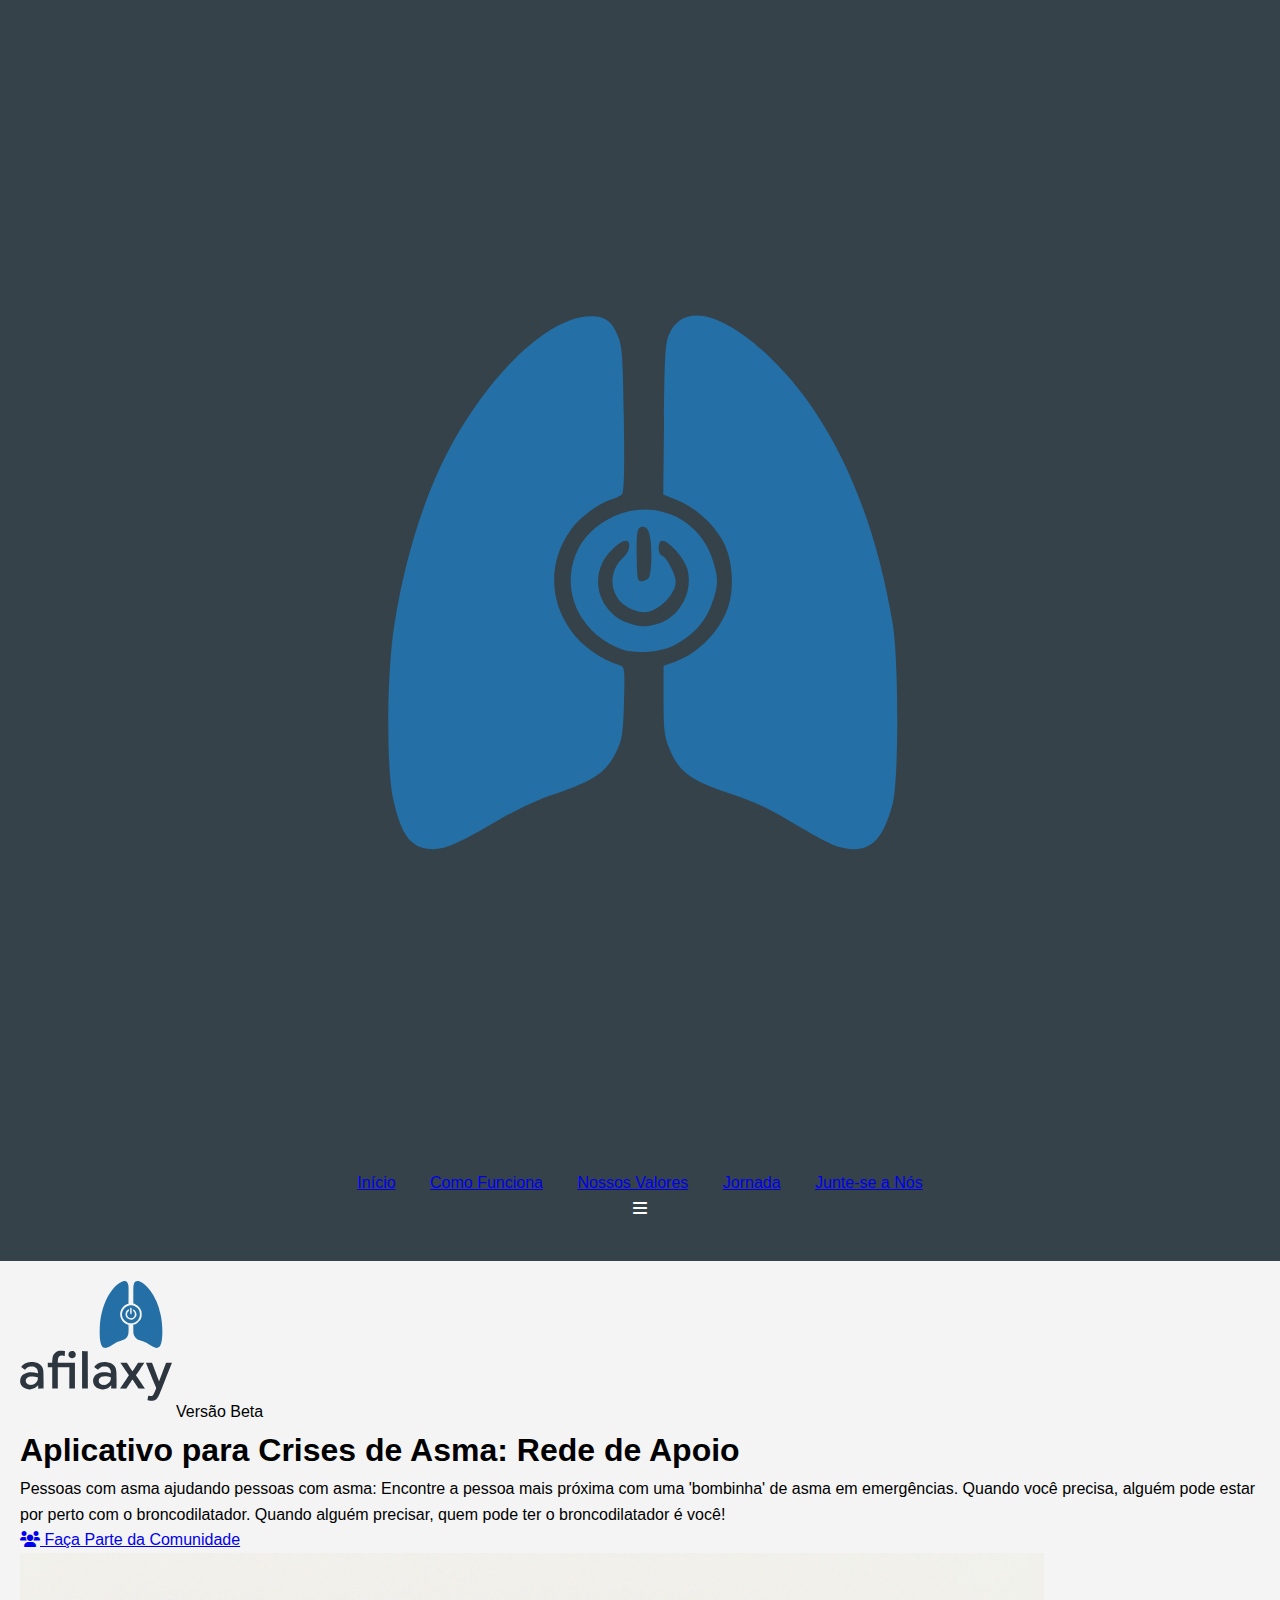
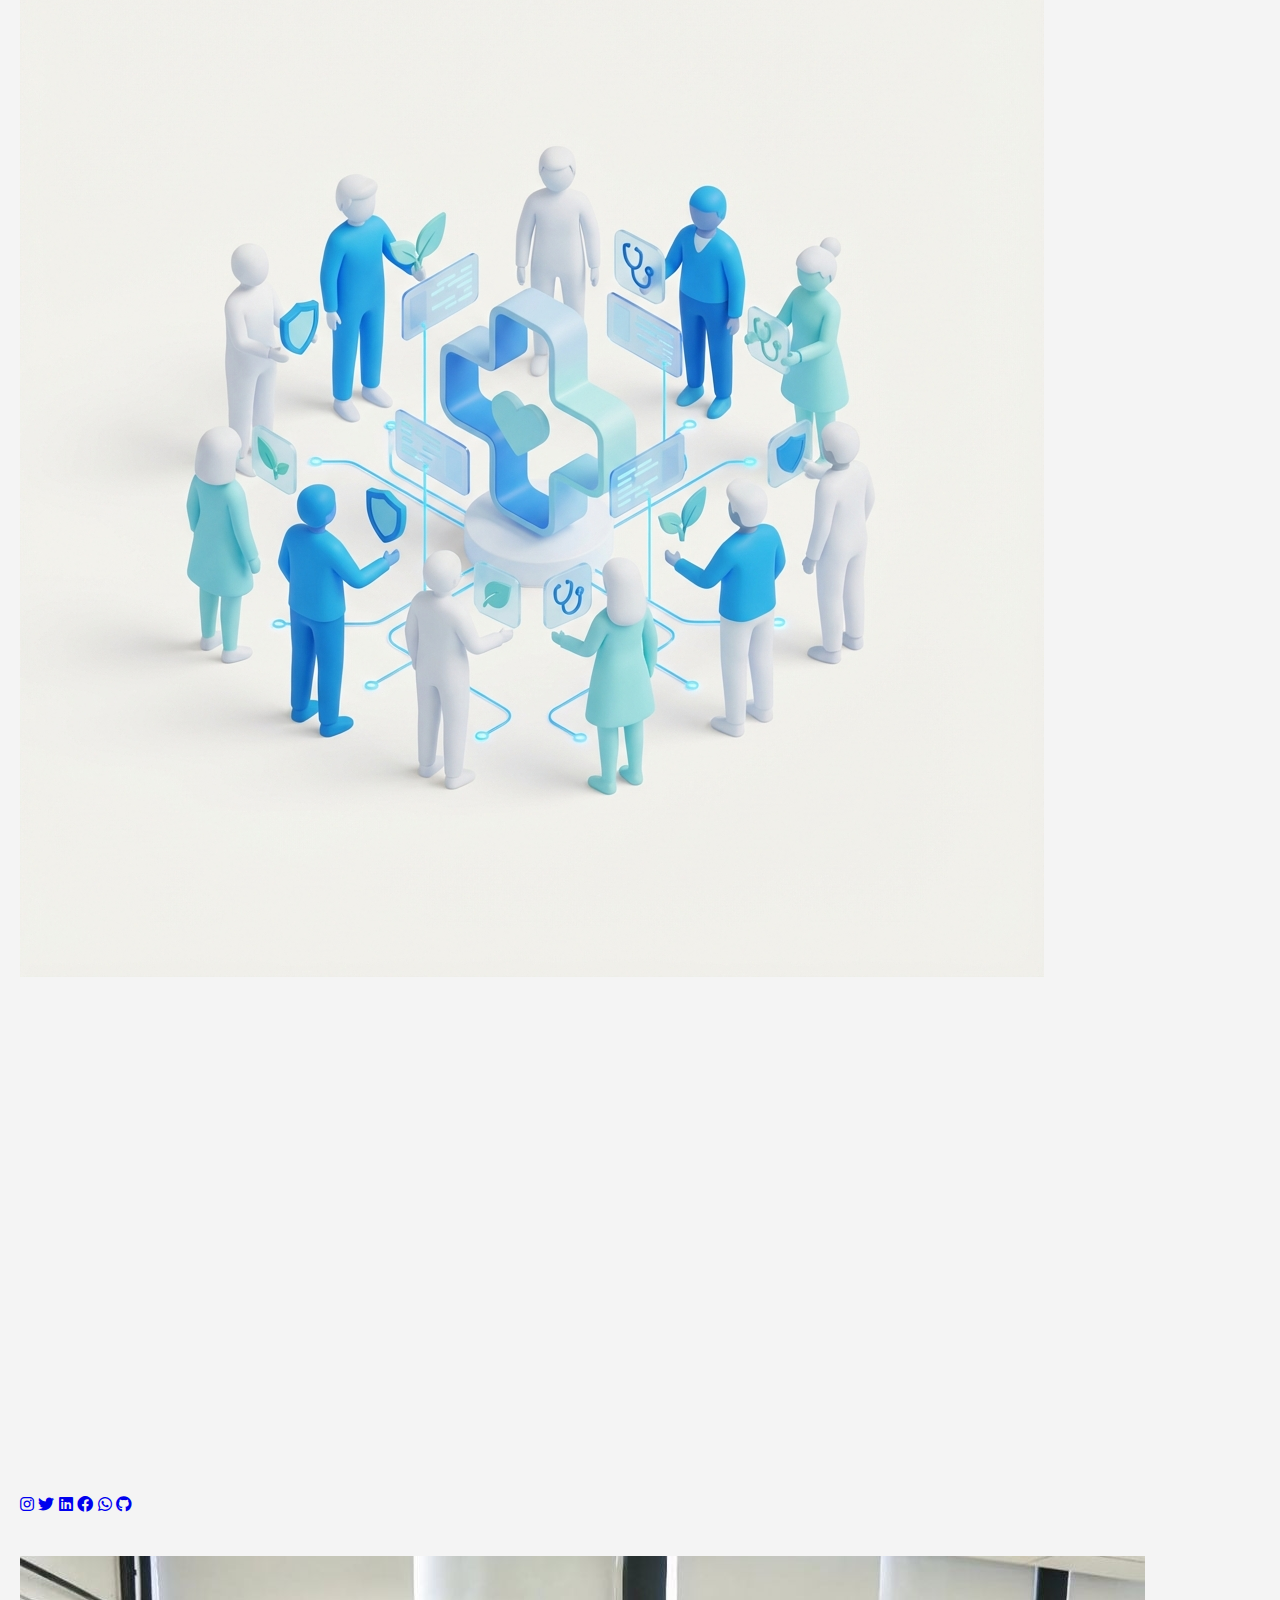
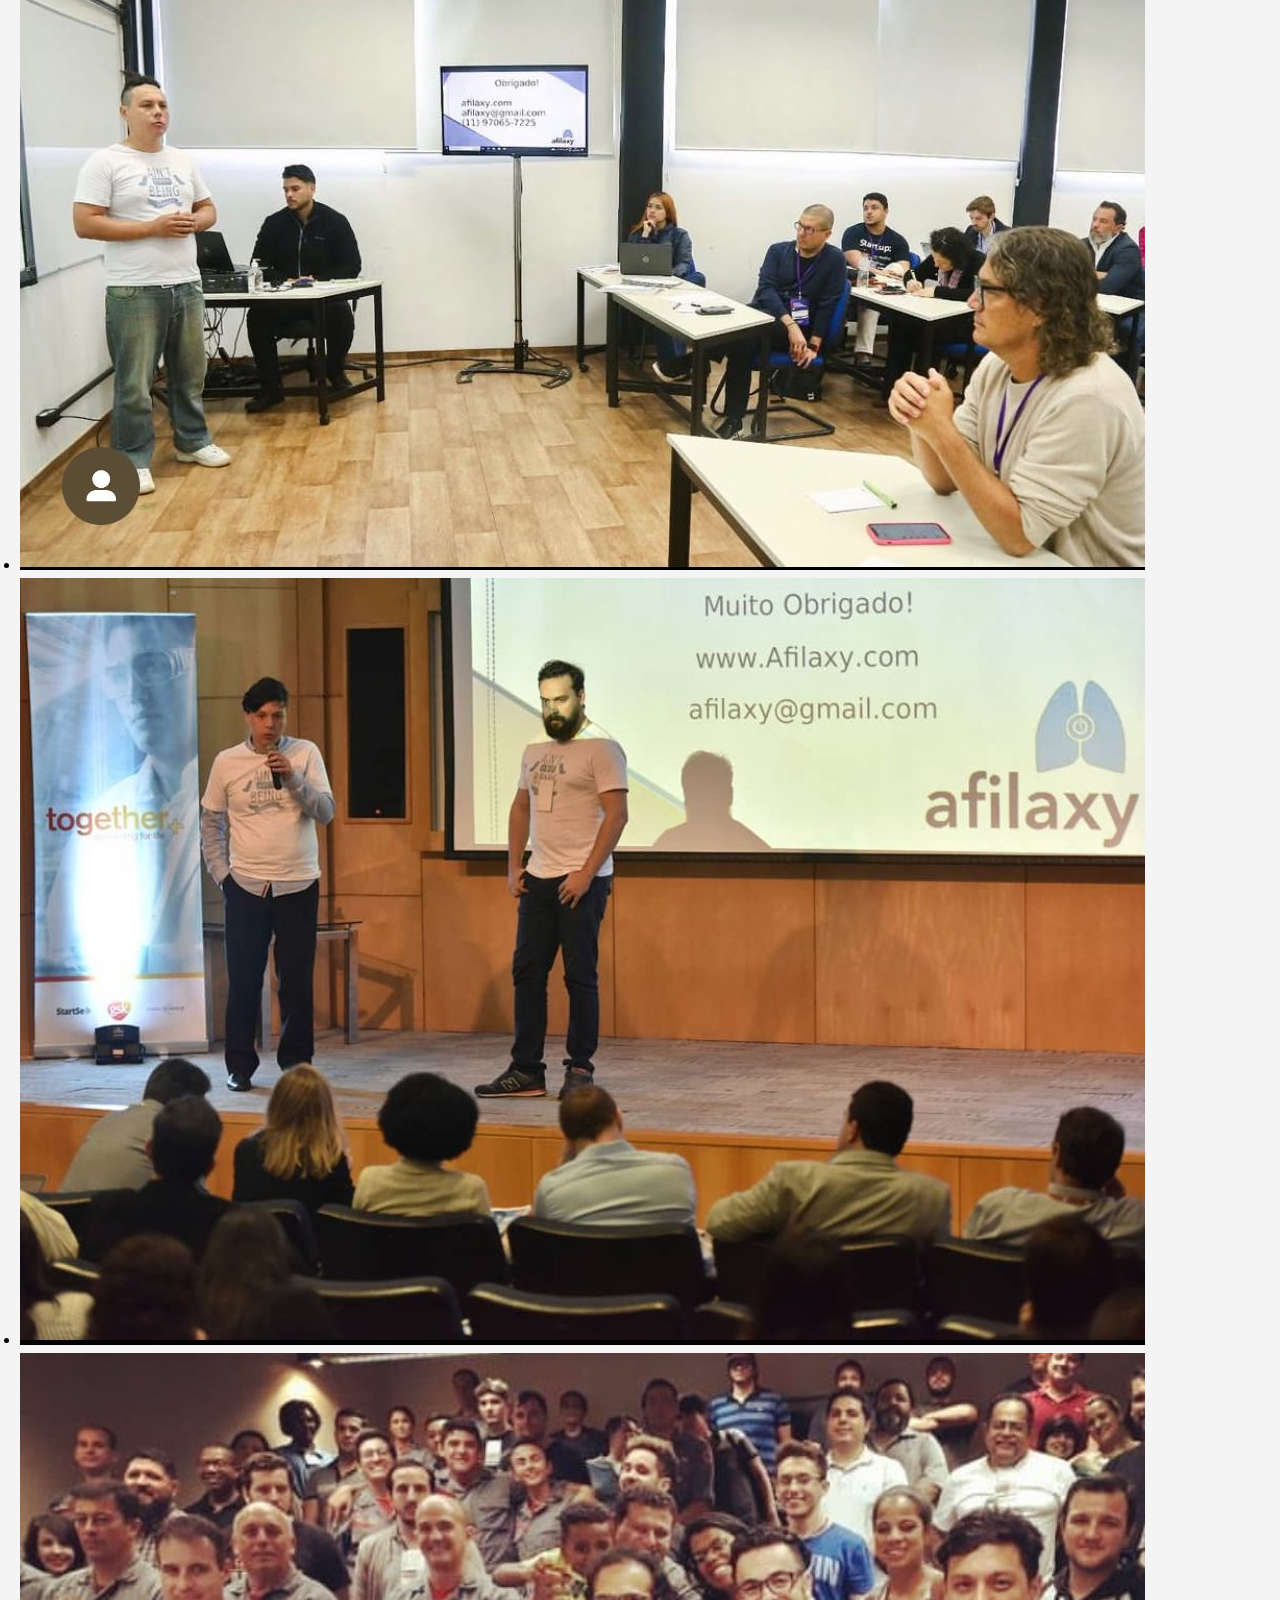
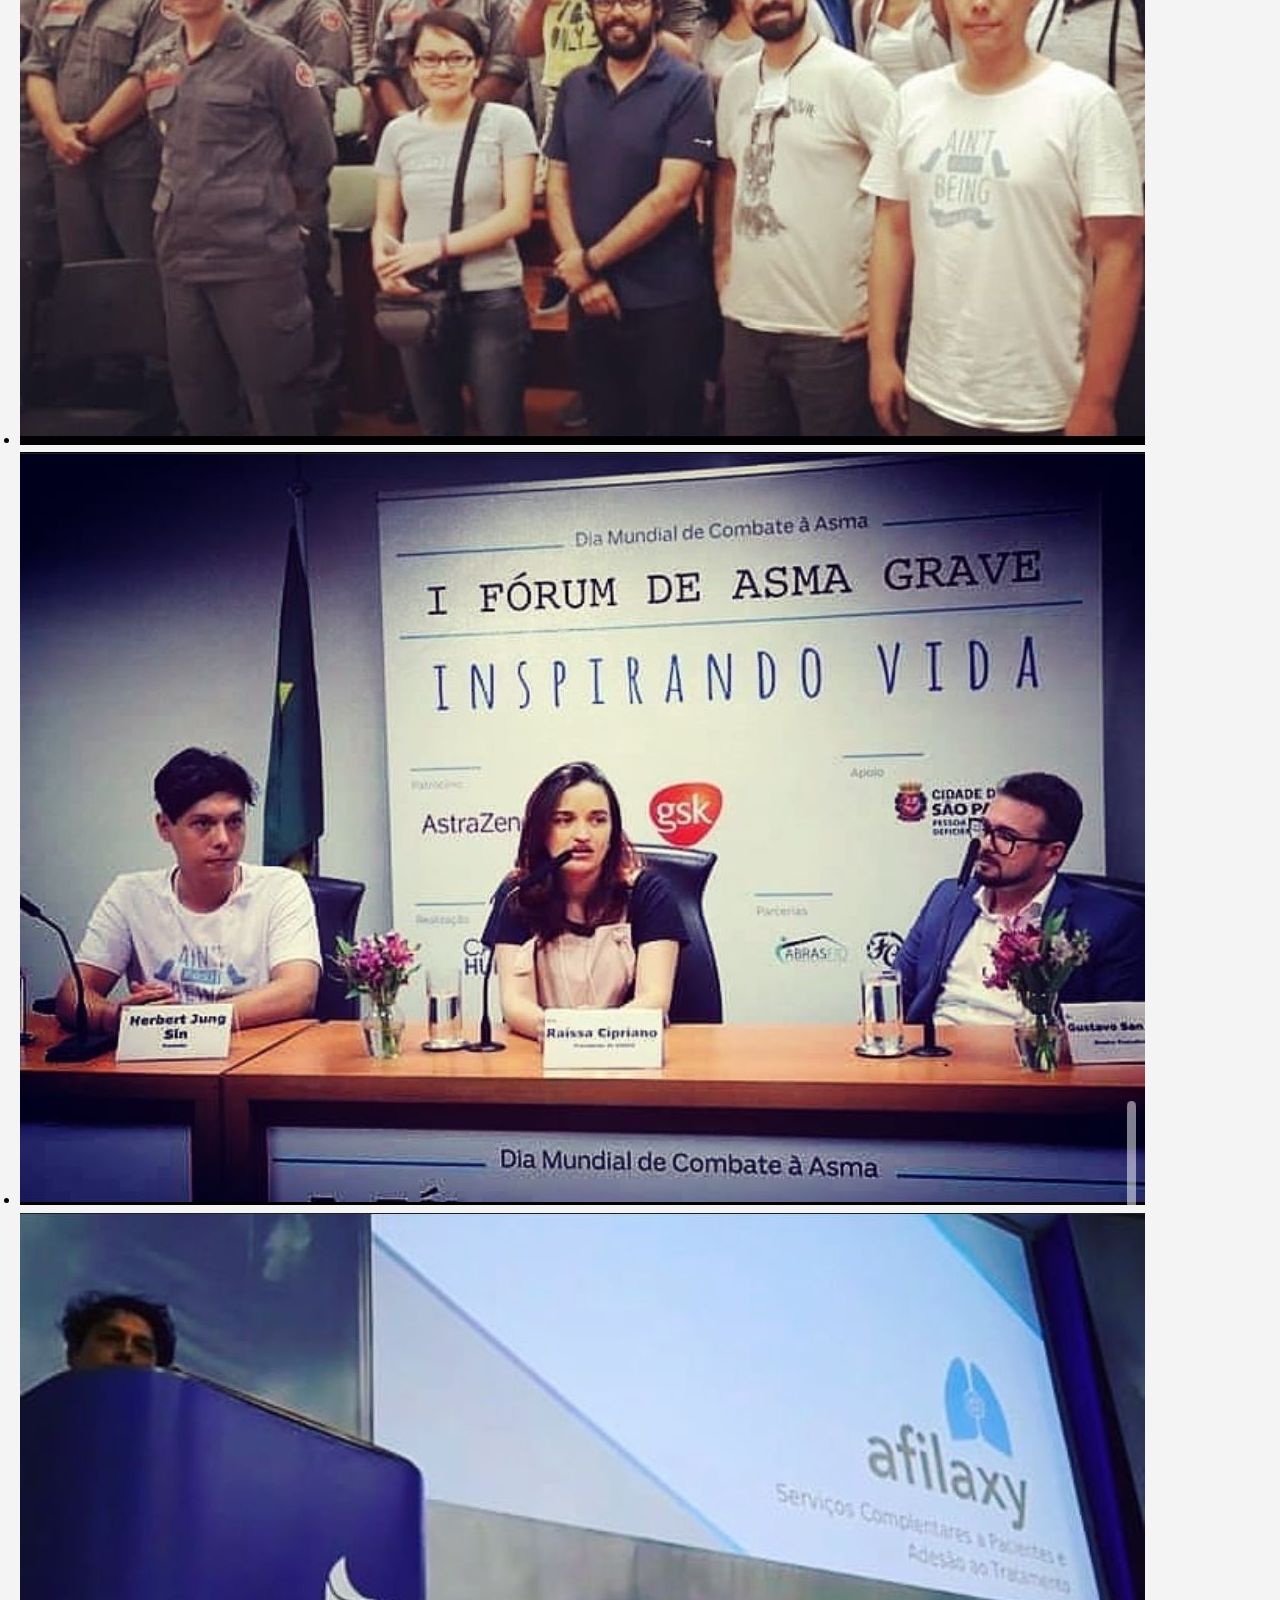
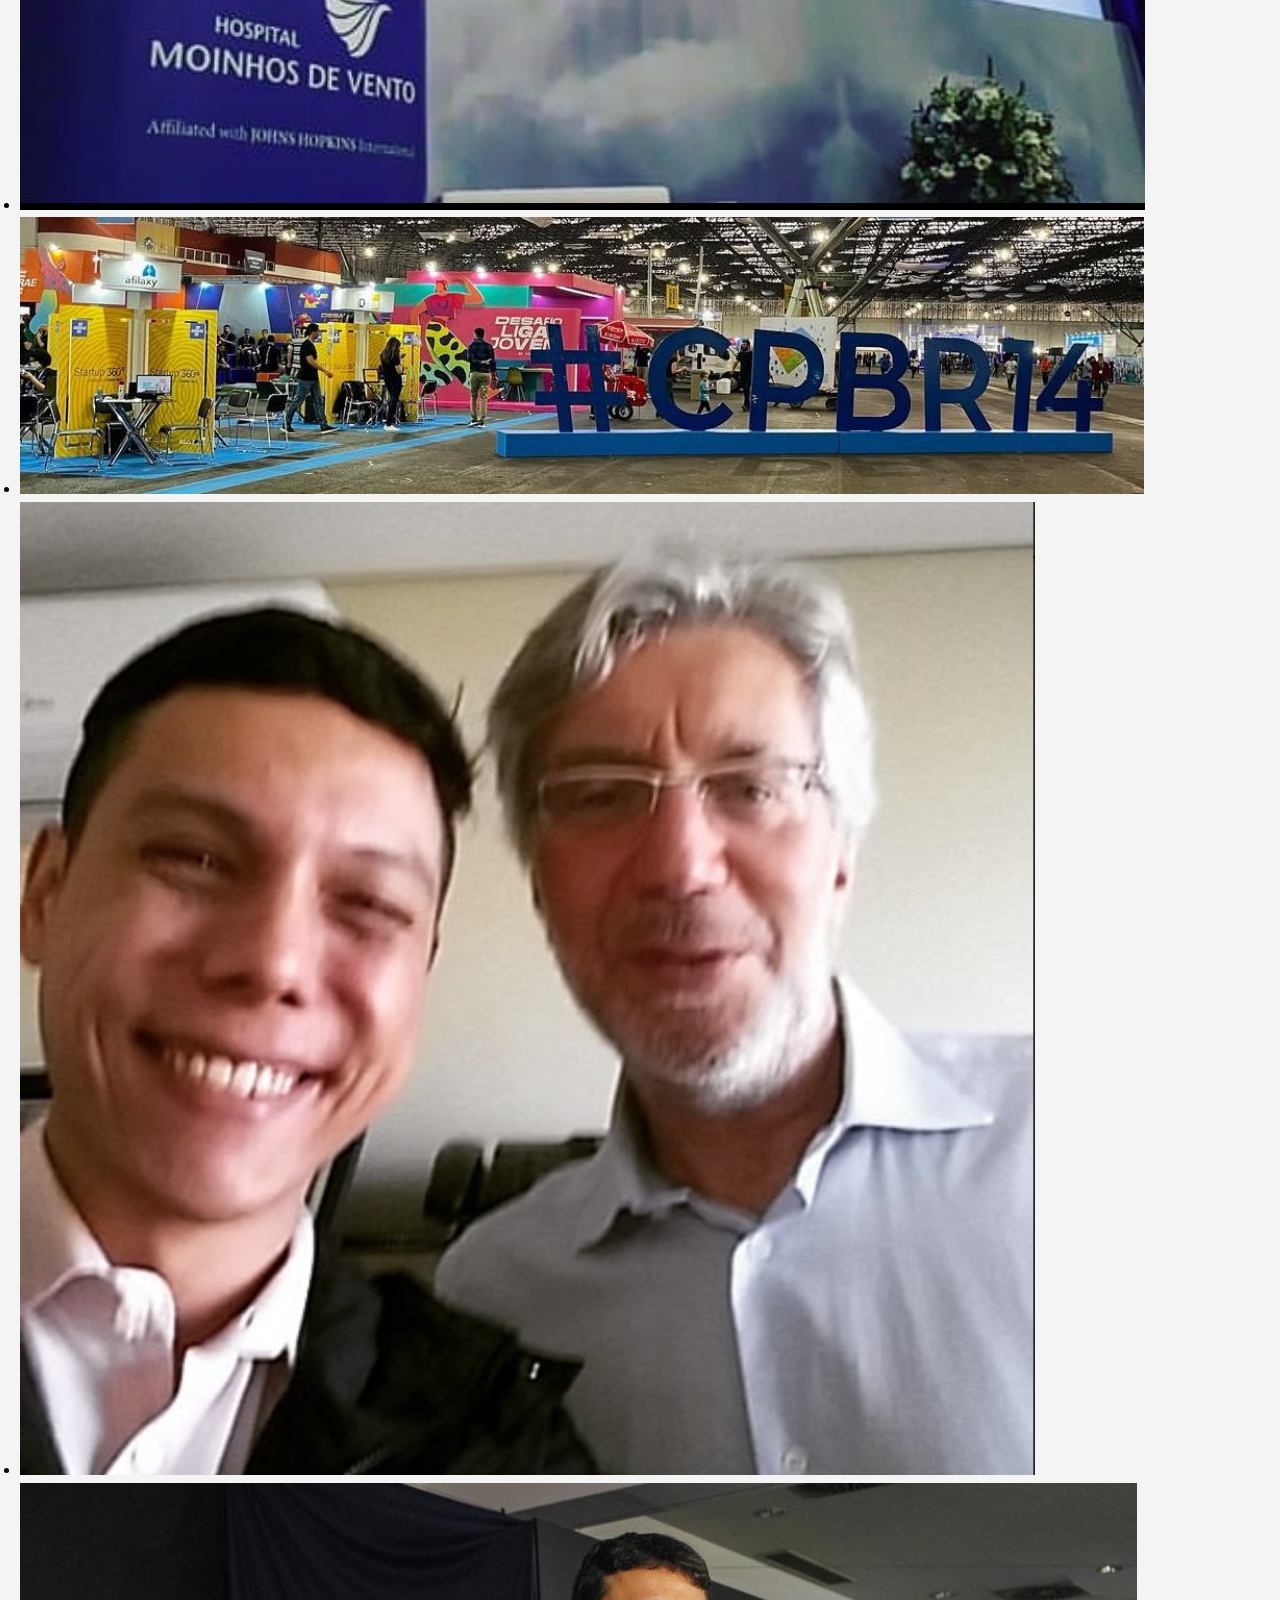
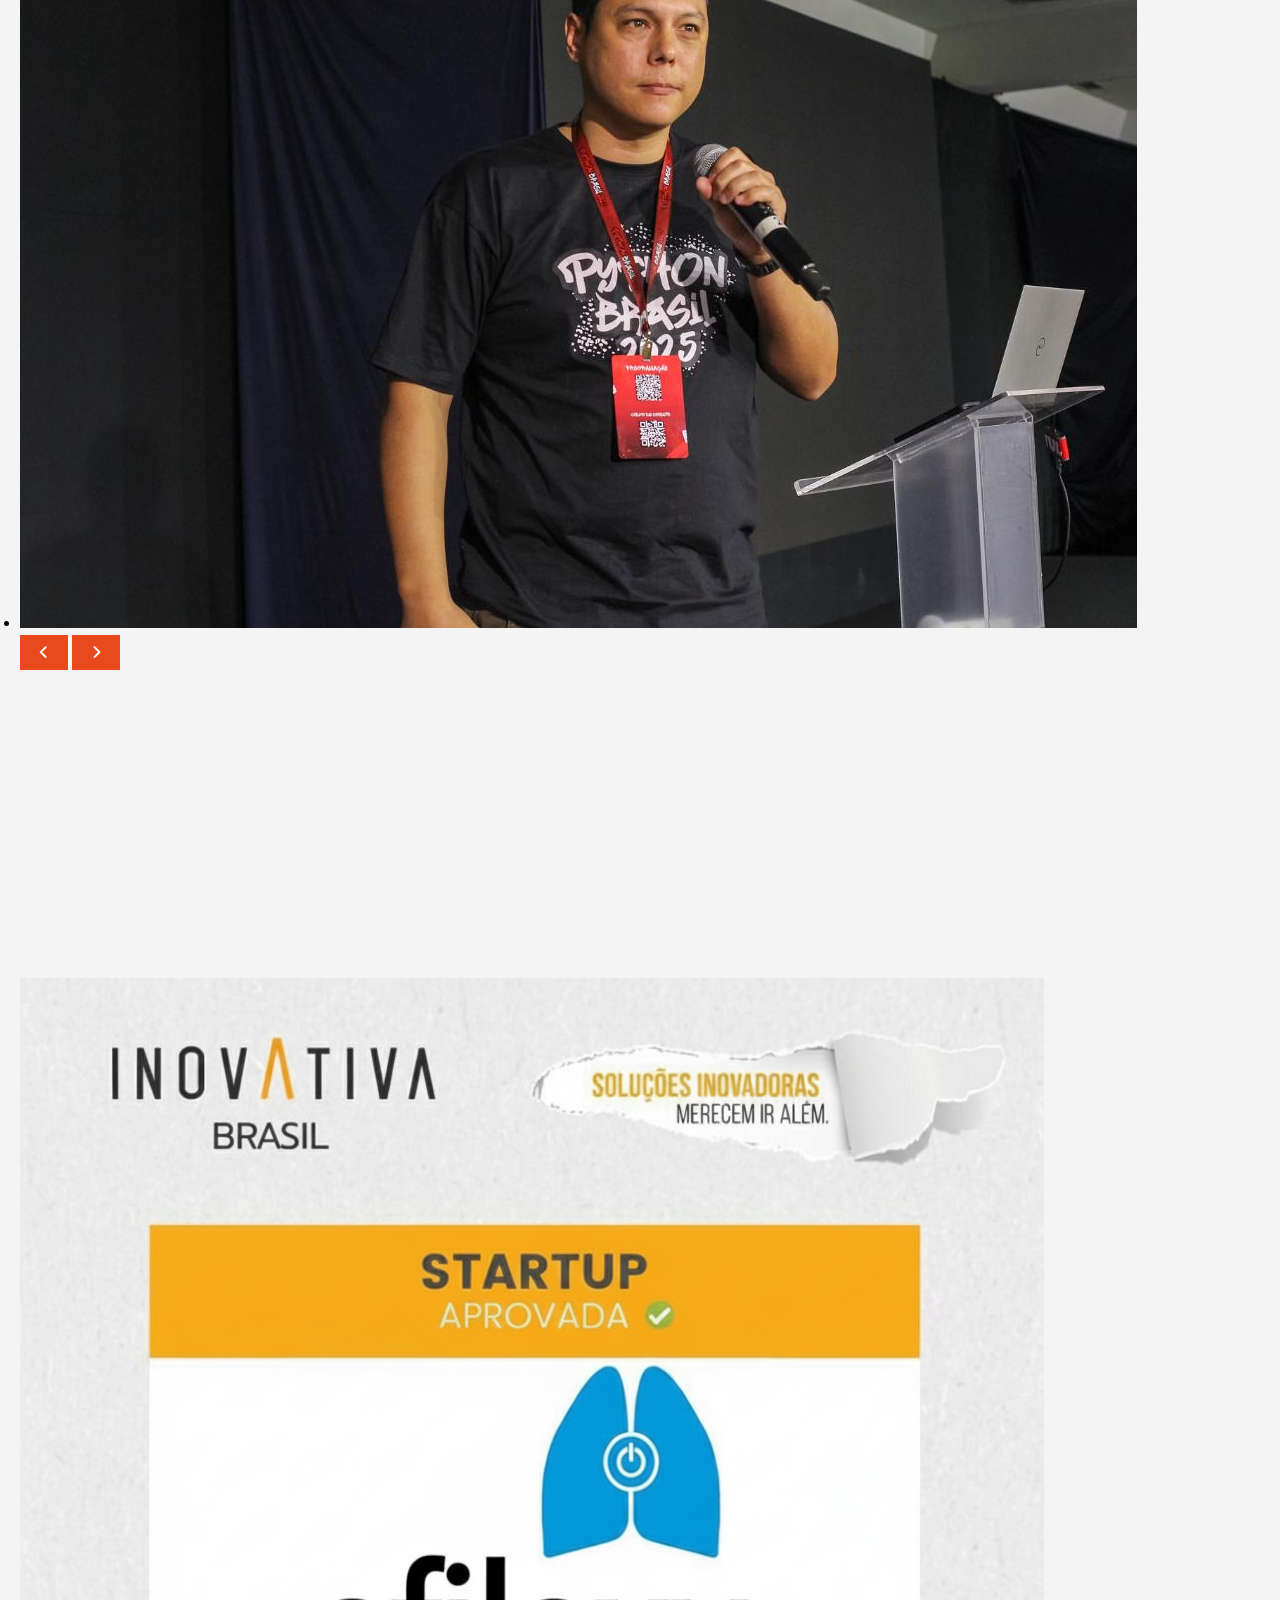
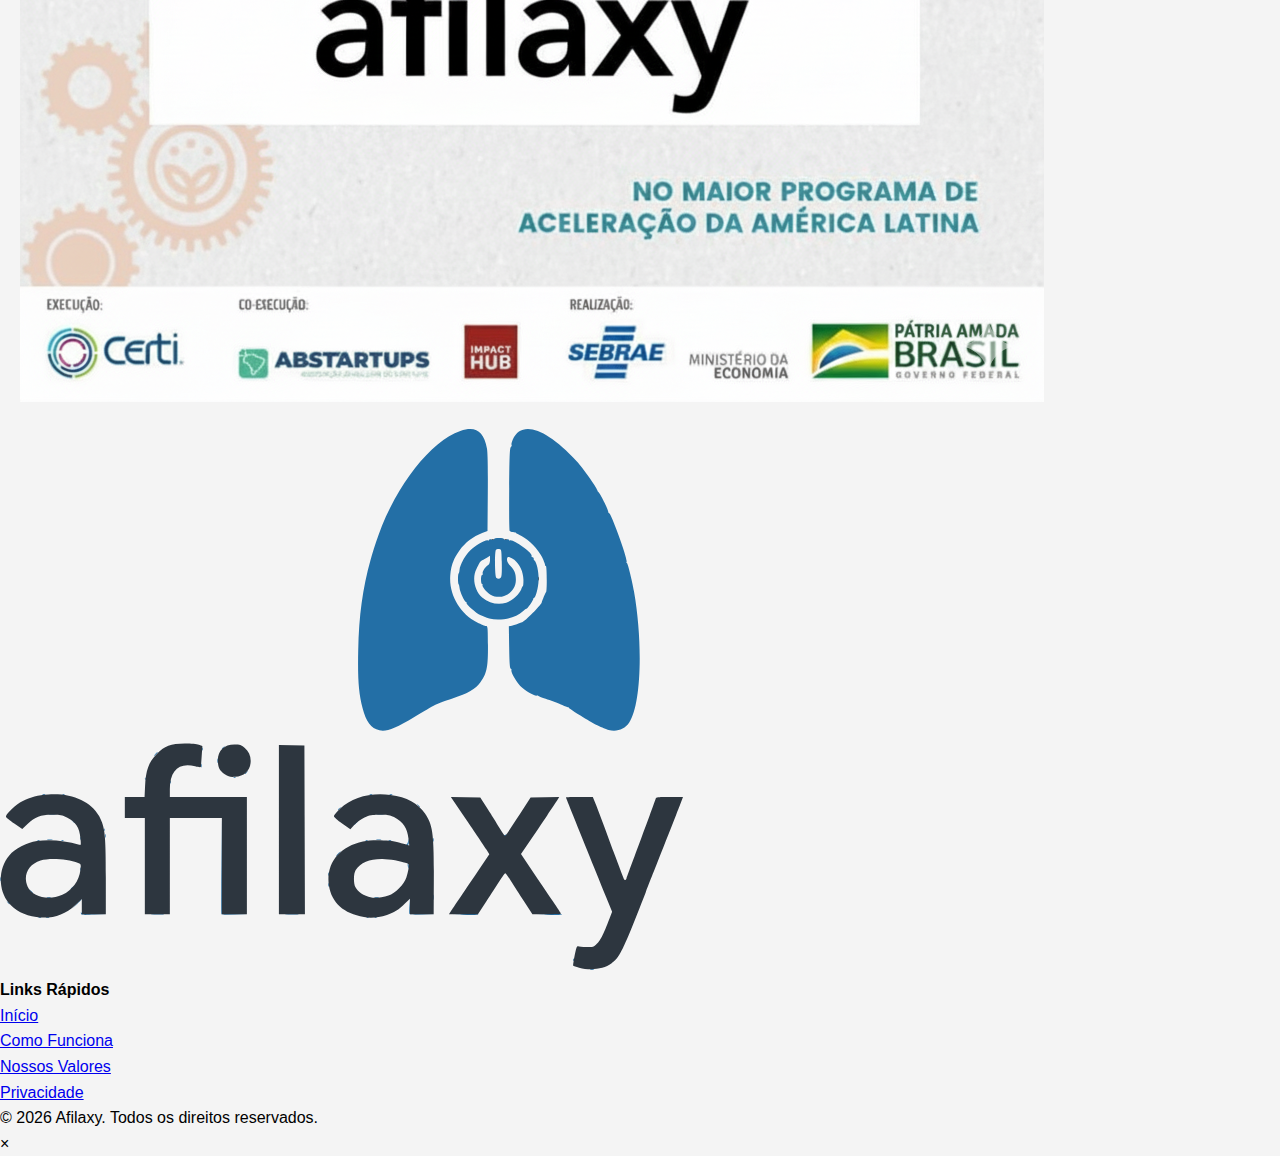
<file: index.html>
<!DOCTYPE html>
<html lang="pt-BR">

<head>
    <meta charset="UTF-8">
    <meta name="viewport" content="width=device-width, initial-scale=1.0">
    <title>Afilaxy - Aplicativo para Asma | Rede de Apoio com Bombinha de Asma</title>
    <meta name="description" content="Aplicativo para pessoas com asma. Encontre bombinha de asma em emergências através de uma rede solidária de pacientes asmáticos. Baixe grátis na Google Play.">
    <meta name="keywords" content="aplicativo asma, bombinha asma, crise de asma, emergência asma, app para asmáticos, rede apoio asma, comunidade asma, broncodilatador, salbutamol">
    <meta property="og:title" content="Afilaxy - Aplicativo para Asma | Rede de Apoio com Bombinha">
    <meta property="og:description" content="Aplicativo gratuito que conecta pessoas com asma em emergências. Encontre bombinha de asma perto de você através de uma comunidade solidária.">
    <meta property="og:type" content="website">
    <meta name="twitter:card" content="summary_large_image">
    <meta name="twitter:title" content="Afilaxy - Aplicativo para Asma">
    <meta name="twitter:description" content="Rede de apoio para pessoas com asma. Encontre bombinha em emergências.">
    <link rel="preconnect" href="https://fonts.googleapis.com">
    <link rel="preconnect" href="https://fonts.gstatic.com" crossorigin>
    <link href="https://fonts.googleapis.com/css2?family=Inter:wght@400;500;600;700&display=swap" rel="stylesheet">
    <link href="https://cdnjs.cloudflare.com/ajax/libs/font-awesome/6.0.0/css/all.min.css" rel="stylesheet">
    <link rel="icon" type="image/png" href="assets/48px.png">
    <link rel="stylesheet" href="styles.css">
</head>

<body>
    <!-- Navigation -->
    <header id="header">
        <nav class="container nav-container">
            <div class="logo">
                <img src="assets/logo_master.svg" alt="Afilaxy Logo" class="logo-img">
            </div>
            <ul class="nav-links">
                <li><a href="#home">Início</a></li>
                <li><a href="#how-it-works">Como Funciona</a></li>
                <li><a href="#values">Nossos Valores</a></li>
                <li><a href="#journey">Jornada</a></li>
                <li><a href="#download-section" class="btn btn-primary btn-sm">Junte-se a Nós</a></li>
            </ul>
            <div class="mobile-menu-btn">
                <i class="fas fa-bars"></i>
            </div>
        </nav>
    </header>

    <main>
        <!-- Hero Section -->
        <section id="home" class="hero">
            <div class="container hero-container">
                <div class="hero-content fade-in">
                    <img src="assets/afilaxy_master_2025logo.svg" alt="Afilaxy - Aplicativo para Asma" style="height: 120px; margin-bottom: 1rem;">
                    <span class="badge">Versão Beta</span>
                    <h1>Aplicativo para Crises de Asma: <span class="highlight">Rede de Apoio</span></h1>
                    <p>Pessoas com asma ajudando pessoas com asma: Encontre a pessoa mais próxima com uma 'bombinha' de asma em emergências. Quando você precisa, alguém pode estar por perto com o broncodilatador. Quando alguém precisar, quem pode ter o broncodilatador é você!</p>
                    <div class="hero-buttons">
                        <a href="#download-section" class="btn btn-primary btn-lg">
                            <i class="fas fa-users"></i> Faça Parte da Comunidade
                        </a>
                    </div>
                </div>
                <div class="hero-image fade-in">
                    <img src="assets/hero_image.png" alt="Aplicativo Afilaxy para pessoas com asma - Rede de apoio com bombinha"
                        onerror="this.src='https://placehold.co/600x400/00BFA5/ffffff?text=Afilaxy+App'">
                </div>
            </div>
        </section>

        <!-- How It Works Section -->
        <section id="how-it-works" class="section">
            <div class="container">
                <div class="section-header text-center">
                    <h2>Como Funciona</h2>
                    <p>Cuidado mútuo</p>
                </div>
                <div class="features-grid">
                    <div class="feature-card">
                        <div class="icon-box">
                            <i class="fas fa-user-friends"></i>
                        </div>
                        <h3>Você tem Asma</h3>
                        <p>Compartilhamos a mesma dor; entendemos o que é viver com asma e o que significa não ter bombinha por perto.</p>
                    </div>
                    <div class="feature-card">
                        <div class="icon-box">
                            <i class="fas fa-hand-holding-heart"></i>
                        </div>
                        <h3>Você Compartilha sua Bombinha</h3>
                        <p>Quando alguém tem crise de asma sem estar com o broncodilatador, você pode estar por perto com sua bombinha e ajudar a salvar uma vida.</p>
                    </div>
                    <div class="feature-card">
                        <div class="icon-box">
                            <i class="fas fa-heart"></i>
                        </div>
                        <h3>Receba Ajuda em Emergências</h3>
                        <p>Em uma crise de asma, alguém pode estar por perto com a bombinha pra te ajudar!</p>
                    </div>
                </div>
            </div>
        </section>

        <!-- Alpha Tester Section -->
        <section id="download" class="section text-center">
            <div class="container">
                <div class="download-box">
                    <h2 id="download-section">Baixe o App</h2>
                    <p>Baixe o Afilaxy e faça parte da rede onde pessoas com asma cuidam umas das outras.</p>
                    <div class="download-buttons">
                        <a href="https://play.google.com/store/apps/details?id=com.afilaxy.app&hl=pt_BR" target="_blank"
                            rel="noopener noreferrer" class="btn btn-primary btn-lg">
                            <i class="fab fa-google-play"></i> Baixar Agora
                        </a>
                    </div>
                    <p class="small-text" style="margin-top: 1.5rem; font-size: 0.9rem; opacity: 0.9;">📱 Versão Beta - Versão de testes em funcionamento básico.</p>
                </div>
            </div>
        </section>

        <!-- Social Credibility Section -->
        <section id="social" class="section bg-light text-center">
            <div class="container">
                <div class="section-header">
                    <h2>Siga-nos nas Redes Sociais</h2>
                    <p>Acompanhe as novidades e faça parte</p>
                </div>
                <div class="social-icons-large">
                    <a href="https://www.instagram.com/aflxy/" target="_blank" rel="noopener noreferrer"
                        aria-label="Instagram"><i class="fab fa-instagram"></i></a>
                    <a href="https://www.x.com/afilaxy" target="_blank" rel="noopener noreferrer"
                        aria-label="X (Twitter)"><i class="fab fa-twitter"></i></a>
                    <a href="https://www.linkedin.com/company/afilaxy/" target="_blank" rel="noopener noreferrer"
                        aria-label="LinkedIn"><i class="fab fa-linkedin"></i></a>
                    <a href="https://www.facebook.com/Afilaxy" target="_blank" rel="noopener noreferrer"
                        aria-label="Facebook"><i class="fab fa-facebook"></i></a>
                    <a href="https://wa.me/5511970657225" target="_blank" rel="noopener noreferrer"
                        aria-label="WhatsApp"><i class="fab fa-whatsapp"></i></a>
                    <a href="https://github.com/herb-sin/afilaxy" target="_blank" rel="noopener noreferrer"
                        aria-label="GitHub"><i class="fab fa-github"></i></a>
                </div>
            </div>
        </section>

        <!-- Our Journey Section -->
        <section id="journey" class="section">
            <div class="container">
                <div class="section-header text-center">
                    <h2>Nossa Jornada</h2>

                </div>
                <div class="carousel-container">
                    <div class="carousel-track-container">
                        <ul class="carousel-track">
                            <li class="carousel-slide current-slide">
                                <img src="assets/photos/Demoday Inovativa.jpeg" alt="Demoday Inovativa">
                            </li>
                            <li class="carousel-slide">
                                <img src="assets/photos/GSK.jpeg" alt="GSK">
                            </li>
                            <li class="carousel-slide">
                                <img src="assets/photos/Hackathon CBPMESP.jpeg" alt="Hackathon CBPMESP">
                            </li>
                            <li class="carousel-slide">
                                <img src="assets/photos/I Forum Asma Grave.jpeg" alt="I Forum Asma Grave">
                            </li>
                            <li class="carousel-slide">
                                <img src="assets/photos/I Fórum Gaúcho Inspire Sonhos.jpeg"
                                    alt="I Fórum Gaúcho Inspire Sonhos">
                            </li>
                            <li class="carousel-slide">
                                <img src="assets/photos/Stand CPBR14.jpeg" alt="Stand CPBR14">
                            </li>
                            <li class="carousel-slide">
                                <img src="assets/photos/Pasted image.png" alt="Pasted image">
                            </li>
                            <li class="carousel-slide">
                                <img src="assets/photos/PythonBR.jpeg" alt="PythonBR">
                            </li>
                        </ul>
                    </div>
                    <button class="carousel-button carousel-button--left is-hidden">
                        <i class="fas fa-chevron-left"></i>
                    </button>
                    <button class="carousel-button carousel-button--right">
                        <i class="fas fa-chevron-right"></i>
                    </button>
                    <div class="carousel-nav">
                        <!-- Dots will be generated by JavaScript -->
                    </div>
                </div>
            </div>
        </section>

        <!-- Values Section -->
        <section id="values" class="section">
            <div class="container">
                <div class="section-header text-center">
                    <h2>Nossos Valores</h2>
                    <p>O que nos une como comunidade</p>
                </div>
                <div class="features-grid">
                    <div class="feature-card">
                        <div class="icon-box">
                            <i class="fas fa-hands-helping"></i>
                        </div>
                        <h3>Empatia</h3>
                        <p>Entendemos o que é uma crise de asma. Por isso, nos ajudamos.</p>
                    </div>
                    <div class="feature-card">
                        <div class="icon-box">
                            <i class="fas fa-sync-alt"></i>
                        </div>
                        <h3>Reciprocidade</h3>
                        <p>Somos uma comunidade de apoio mútuo e cuidado compartilhado.</p>
                    </div>
                    <div class="feature-card">
                        <div class="icon-box">
                            <i class="fas fa-hand-holding-heart"></i>
                        </div>
                        <h3>Solidariedade</h3>
                        <p>O cuidado é o pilar da civilidade.</p>
                    </div>
                </div>
            </div>
        </section>

        <!-- Community Section -->
        <section id="community" class="section bg-light">
            <div class="container">
                <div class="community-image-container">
                    <img src="assets/photos/InovAtiva.png" alt="Comunidade Afilaxy - Aplicativo para asmáticos" class="community-image">
                </div>
            </div>
        </section>


    </main>

    <footer>
        <div class="container footer-content">
            <div class="footer-brand">
                <div class="logo">
                    <img src="assets/afilaxy_master_2025logo.svg" alt="Afilaxy Logo" class="logo-img">
                </div>
            </div>
            <div class="footer-links">
                <h4>Links Rápidos</h4>
                <ul>
                    <li><a href="#home">Início</a></li>
                    <li><a href="#how-it-works">Como Funciona</a></li>
                    <li><a href="#values">Nossos Valores</a></li>
                    <li><a href="privacidade.html">Privacidade</a></li>
                </ul>
            </div>
        </div>
        <div class="footer-bottom text-center">
            <p>&copy; 2026 Afilaxy. Todos os direitos reservados.</p>
        </div>
    </footer>

    <div id="imageModal" class="modal">
        <span class="close" tabindex="0" role="button" aria-label="Fechar imagem">&times;</span>
        <img class="modal-content" id="modalImage">
    </div>

    <script src="script.js"></script>
</body>

</html>
</file>
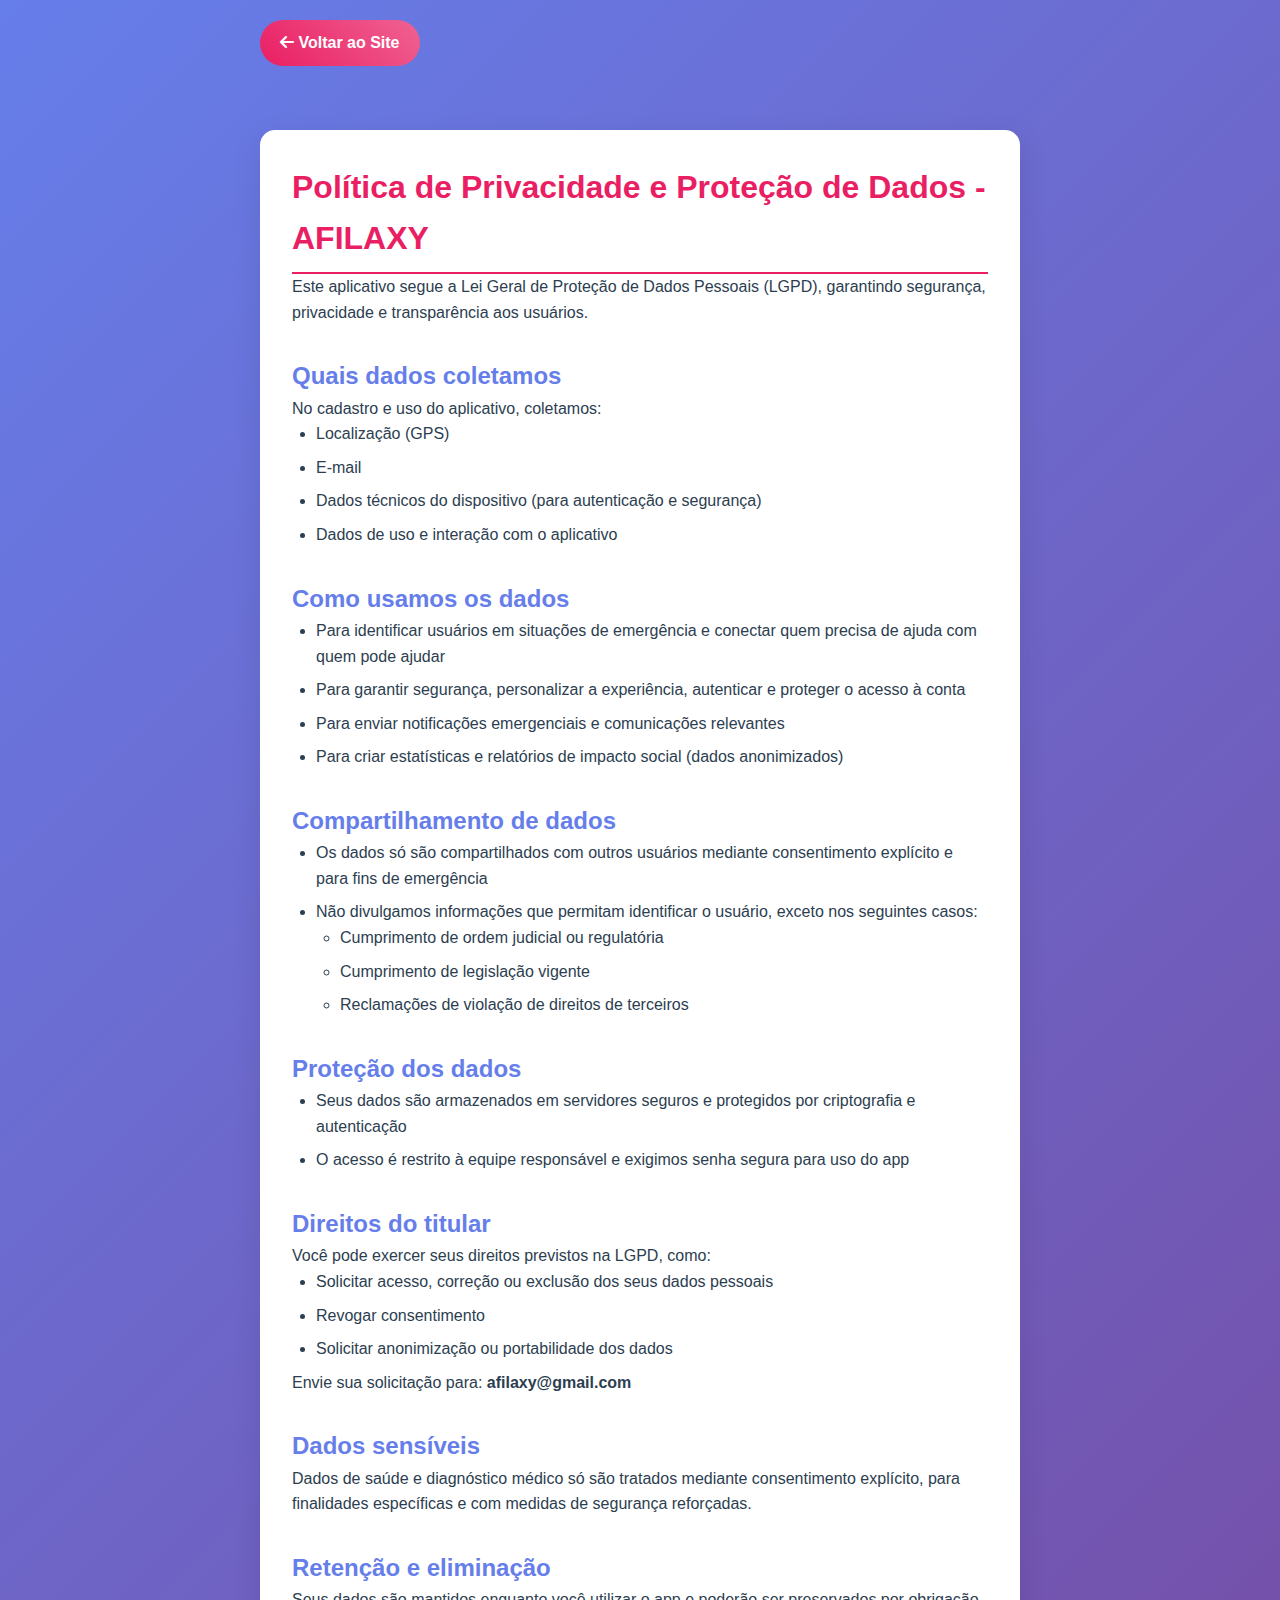
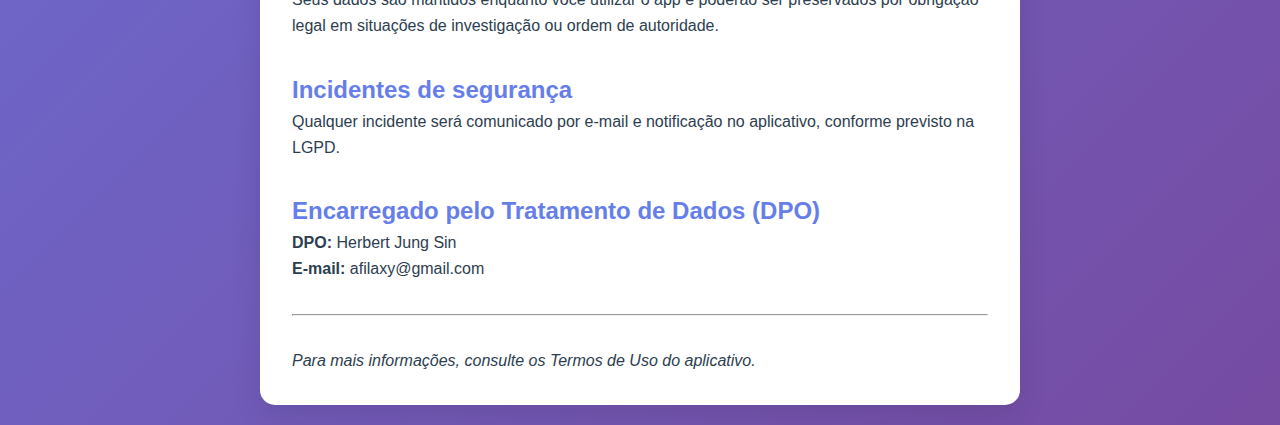
<file: privacidade.html>
<!DOCTYPE html>
<html lang="pt-BR">
<head>
    <meta charset="UTF-8">
    <meta name="viewport" content="width=device-width, initial-scale=1.0">
    <title>Política de Privacidade - Afilaxy</title>
    <link href="https://cdnjs.cloudflare.com/ajax/libs/font-awesome/6.0.0/css/all.min.css" rel="stylesheet">
    <link rel="stylesheet" href="styles.css">
    <style>
        body {
            font-family: 'Segoe UI', Tahoma, Geneva, Verdana, sans-serif;
            line-height: 1.6;
            color: #2c3e50;
            background: linear-gradient(135deg, #667eea 0%, #764ba2 100%);
            margin: 0;
            padding: 0;
        }

        .container {
            max-width: 800px;
            margin: 0 auto;
            padding: 20px;
        }

        .privacy-content {
            background: white;
            padding: 2rem;
            border-radius: 15px;
            box-shadow: 0 10px 30px rgba(0, 0, 0, 0.1);
            margin-top: 2rem;
        }

        .back-btn {
            display: inline-block;
            padding: 10px 20px;
            background: linear-gradient(45deg, #e91e63, #f06292);
            color: white;
            text-decoration: none;
            border-radius: 25px;
            font-weight: bold;
            margin-bottom: 2rem;
            transition: all 0.3s;
        }

        .back-btn:hover {
            transform: translateY(-2px);
            box-shadow: 0 8px 25px rgba(233, 30, 99, 0.4);
        }

        h1 {
            color: #e91e63;
            border-bottom: 2px solid #e91e63;
            padding-bottom: 0.5rem;
        }

        h2 {
            color: #667eea;
            margin-top: 2rem;
        }

        ul {
            margin-left: 1.5rem;
        }

        li {
            margin-bottom: 0.5rem;
        }
    </style>
</head>
<body>
    <div class="container">
        <a href="index.html" class="back-btn">
            <i class="fas fa-arrow-left"></i> Voltar ao Site
        </a>
        
        <div class="privacy-content">
            <h1>Política de Privacidade e Proteção de Dados - AFILAXY</h1>

            <p>Este aplicativo segue a Lei Geral de Proteção de Dados Pessoais (LGPD), garantindo segurança, privacidade e transparência aos usuários.</p>

            <h2>Quais dados coletamos</h2>
            <p>No cadastro e uso do aplicativo, coletamos:</p>
            <ul>
                <li>Localização (GPS)</li>
                <li>E-mail</li>
                <li>Dados técnicos do dispositivo (para autenticação e segurança)</li>
                <li>Dados de uso e interação com o aplicativo</li>
            </ul>

            <h2>Como usamos os dados</h2>
            <ul>
                <li>Para identificar usuários em situações de emergência e conectar quem precisa de ajuda com quem pode ajudar</li>
                <li>Para garantir segurança, personalizar a experiência, autenticar e proteger o acesso à conta</li>
                <li>Para enviar notificações emergenciais e comunicações relevantes</li>
                <li>Para criar estatísticas e relatórios de impacto social (dados anonimizados)</li>
            </ul>

            <h2>Compartilhamento de dados</h2>
            <ul>
                <li>Os dados só são compartilhados com outros usuários mediante consentimento explícito e para fins de emergência</li>
                <li>Não divulgamos informações que permitam identificar o usuário, exceto nos seguintes casos:
                    <ul>
                        <li>Cumprimento de ordem judicial ou regulatória</li>
                        <li>Cumprimento de legislação vigente</li>
                        <li>Reclamações de violação de direitos de terceiros</li>
                    </ul>
                </li>
            </ul>

            <h2>Proteção dos dados</h2>
            <ul>
                <li>Seus dados são armazenados em servidores seguros e protegidos por criptografia e autenticação</li>
                <li>O acesso é restrito à equipe responsável e exigimos senha segura para uso do app</li>
            </ul>

            <h2>Direitos do titular</h2>
            <p>Você pode exercer seus direitos previstos na LGPD, como:</p>
            <ul>
                <li>Solicitar acesso, correção ou exclusão dos seus dados pessoais</li>
                <li>Revogar consentimento</li>
                <li>Solicitar anonimização ou portabilidade dos dados</li>
            </ul>
            <p>Envie sua solicitação para: <strong>afilaxy@gmail.com</strong></p>

            <h2>Dados sensíveis</h2>
            <p>Dados de saúde e diagnóstico médico só são tratados mediante consentimento explícito, para finalidades específicas e com medidas de segurança reforçadas.</p>

            <h2>Retenção e eliminação</h2>
            <p>Seus dados são mantidos enquanto você utilizar o app e poderão ser preservados por obrigação legal em situações de investigação ou ordem de autoridade.</p>

            <h2>Incidentes de segurança</h2>
            <p>Qualquer incidente será comunicado por e-mail e notificação no aplicativo, conforme previsto na LGPD.</p>

            <h2>Encarregado pelo Tratamento de Dados (DPO)</h2>
            <p><strong>DPO:</strong> Herbert Jung Sin<br>
            <strong>E-mail:</strong> afilaxy@gmail.com</p>

            <hr style="margin: 2rem 0;">
            <p><em>Para mais informações, consulte os Termos de Uso do aplicativo.</em></p>
        </div>
    </div>
</body>
</html>
</file>
<file: styles.css>
/* General Reset */
* {
    margin: 0;
    padding: 0;
    box-sizing: border-box;
}

/* Body */
body {
    font-family: 'Arial', sans-serif;
    line-height: 1.6;
    background-color: #f4f4f4;
}

/* Header */
header {
    background: #35424a;
    color: #ffffff;
    padding: 20px 0;
    text-align: center;
}

/* Navigation */
nav {
    margin: 20px 0;
}

nav ul {
    list-style: none;
}

nav ul li {
    display: inline;
    margin: 0 15px;
}

/* Main Content */
main {
    padding: 20px;
}

/* Buttons */
button {
    background: #e8491d;
    color: #fff;
    border: none;
    padding: 10px 20px;
    cursor: pointer;
    transition: background 0.3s ease;
}

button:hover {
    background: #c7371a;
}

/* Media Queries for Responsiveness */
@media (max-width: 768px) {
    nav ul li {
        display: block;
        margin: 10px 0;
    }
}

/* Animations */
@keyframes fadeIn {
    from {
        opacity: 0;
    }
    to {
        opacity: 1;
    }
}

.fade-in {
    animation: fadeIn 1s ease-in;
}
</file>
